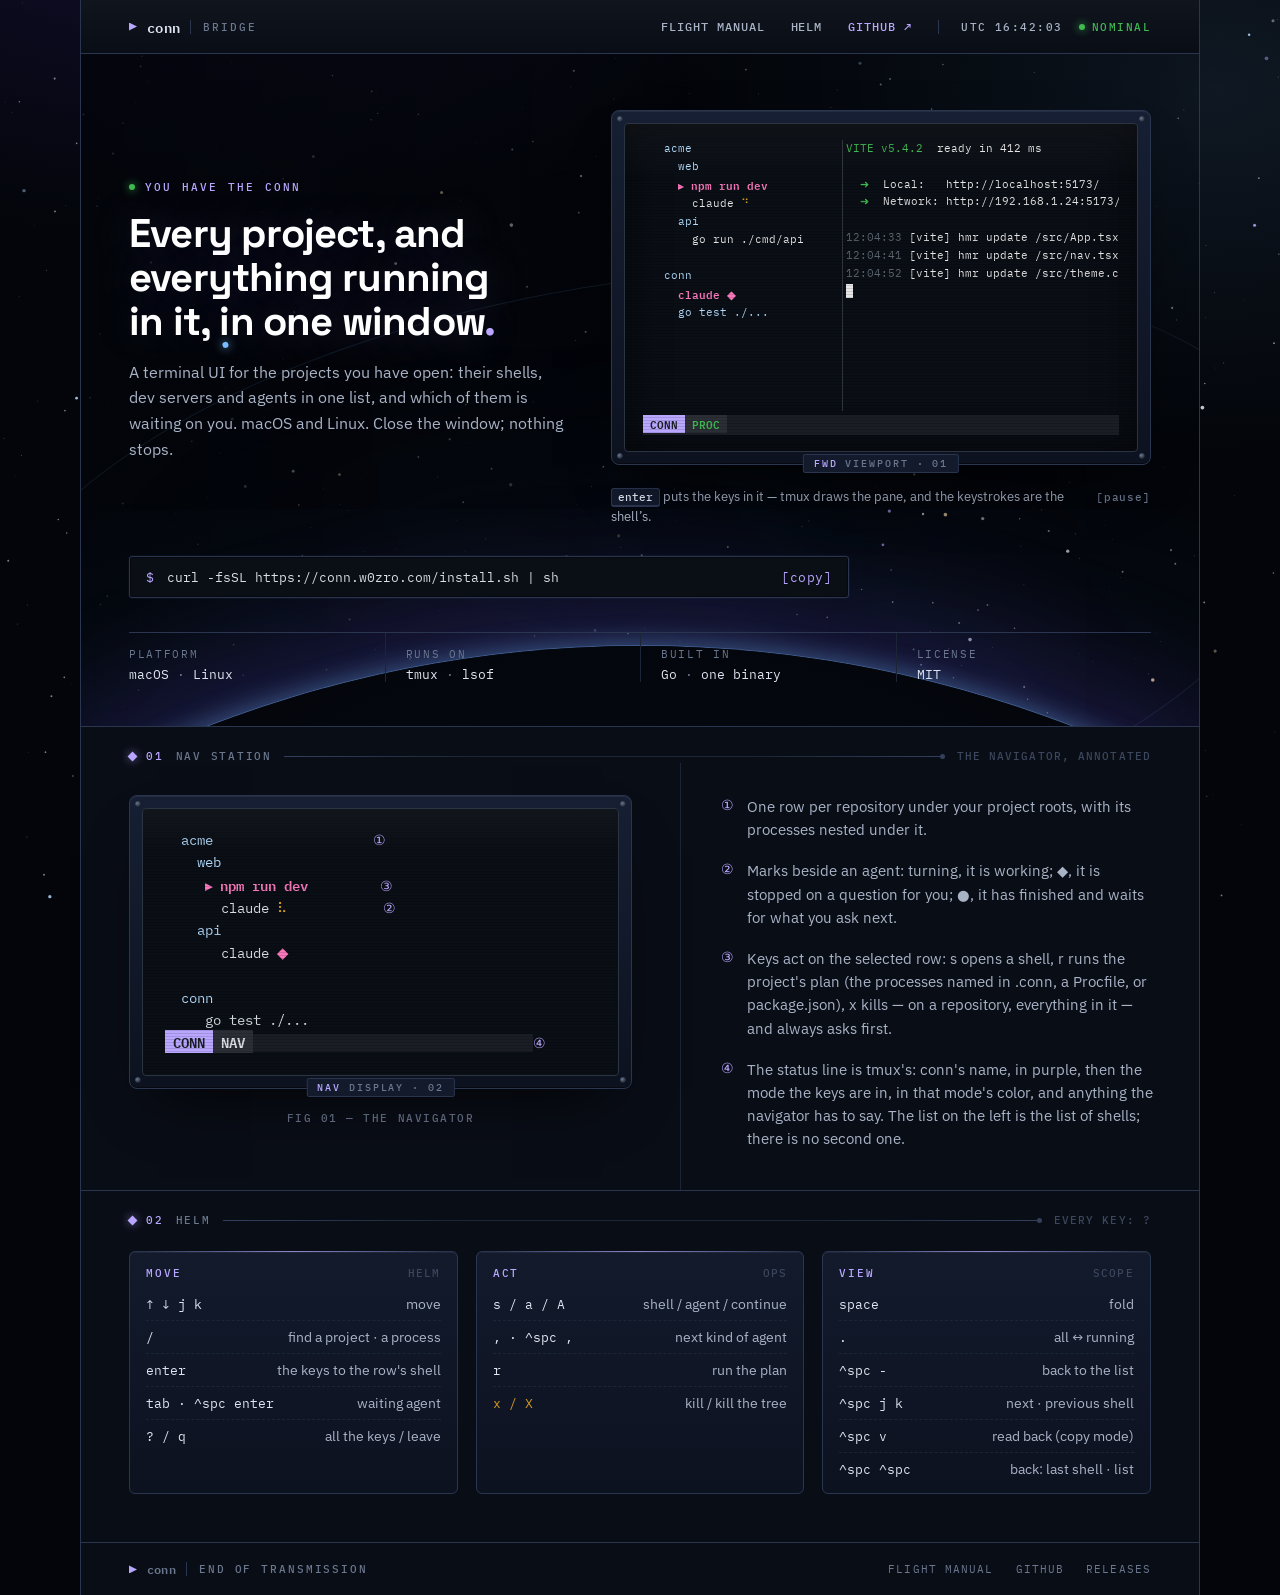
<file: docs/index.html>
<!doctype html>
<html lang="en">
<head>
<meta charset="utf-8">
<meta name="viewport" content="width=device-width, initial-scale=1">
<meta name="color-scheme" content="dark">
<meta name="theme-color" content="#05070c">
<title>conn — a terminal UI for working on projects</title>
<meta name="description" content="A terminal UI for the projects you have open: their shells, dev servers and agents in one list, and which of them is waiting on you. macOS and Linux.">
<meta property="og:title" content="conn">
<meta property="og:description" content="A terminal UI for the projects you have open: their shells, dev servers and agents in one list, and which of them is waiting on you. macOS and Linux.">
<meta property="og:url" content="https://conn.w0zro.com">
<meta property="og:type" content="website">
<meta property="og:site_name" content="conn">
<meta property="og:image" content="https://conn.w0zro.com/og.png">
<meta property="og:image:width" content="1200">
<meta property="og:image:height" content="630">
<meta property="og:image:alt" content="conn: every project, and everything running in it, in one window.">
<meta name="twitter:card" content="summary_large_image">
<link rel="icon" type="image/png" href="/favicon.png">
<link rel="preconnect" href="https://fonts.googleapis.com">
<link rel="preconnect" href="https://fonts.gstatic.com" crossorigin>
<link rel="stylesheet" href="https://fonts.googleapis.com/css2?family=IBM+Plex+Mono:wght@400;500;600&family=IBM+Plex+Sans:ital,wght@0,400;0,500;0,600;1,400&family=Space+Grotesk:wght@500;700&display=swap">
<link rel="stylesheet" href="style.css">
</head>
<body>

<canvas id="space" aria-hidden="true"></canvas>

<div class="sheet">

<header class="nav">
  <a class="brand" href="/"><span class="mark" aria-hidden="true"></span>conn<span class="ident">BRIDGE</span></a>
  <div class="nav-right">
    <nav class="nav-links">
      <a href="guide">flight manual</a>
      <a href="#keys">helm</a>
      <a class="accent" href="https://github.com/w0zro/conn">github ↗</a>
    </nav>
    <div class="telemetry" aria-hidden="true"><span class="clock" data-clock>UTC --:--:--</span><span class="sys">NOMINAL</span></div>
  </div>
</header>

<section class="hero">
  <div class="planet" aria-hidden="true"></div>
  <div class="orbit" aria-hidden="true"></div>
  <div class="hero-grid">
    <div class="hero-copy">
      <p class="eyebrow">You have the conn</p>
      <h1>Every project, and everything running in it, in one window<span class="accent">.</span></h1>
      <p class="sub">A terminal UI for the projects you have open: their shells, dev servers and agents in one list, and which of them is waiting on you. macOS and Linux. Close the window; nothing stops.</p>
    </div>
    <div class="hero-demo">
      <div class="bezel">
      <div class="scr glass" id="demo" role="img" aria-label="conn running: a navigator listing the repositories acme/web, acme/api and conn with the processes under each, beside a pane showing the shell the cursor is on. The keys move the cursor, step into a shell, and jump to the Claude session waiting for an answer.">
        <pre class="scr-nav"></pre>
        <div class="scr-div"></div>
        <pre class="scr-pane"></pre>
        <pre class="scr-status"></pre>
      </div>
      <span class="tick" aria-hidden="true"></span>
      <span class="plate" aria-hidden="true"><b>FWD</b> viewport · 01</span>
      </div>
      <div class="demo-foot">
        <p class="demo-cap"></p>
        <button class="demo-toggle" type="button">[pause]</button>
      </div>
    </div>
  </div>
  <div class="cmd" role="group" aria-label="install command">
    <span class="prompt" aria-hidden="true">$</span>
    <code>curl -fsSL https://conn.w0zro.com/install.sh | sh</code>
    <button class="copy" data-copy="curl -fsSL https://conn.w0zro.com/install.sh | sh">[copy]</button>
  </div>
  <dl class="spec">
    <div><dt class="k">Platform</dt><dd class="v">macOS <span class="dim">·</span> Linux</dd></div>
    <div><dt class="k">Runs on</dt><dd class="v">tmux <span class="dim">·</span> lsof</dd></div>
    <div><dt class="k">Built in</dt><dd class="v">Go <span class="dim">·</span> one binary</dd></div>
    <div><dt class="k">License</dt><dd class="v">MIT</dd></div>
  </dl>
</section>

<section class="figure">
  <div class="rail"><span class="rail-id">01</span><span>Nav station</span><span class="rail-line"></span><span class="rail-tag">THE NAVIGATOR, ANNOTATED</span></div>
  <div class="figure-grid">
  <div class="figure-left">
    <div class="bezel">
    <div class="tui glass" aria-label="the conn navigator: repositories with their processes nested under them">
<pre>  <span class="c-place">acme</span>                    <span class="t-num">①</span>
    <span class="c-place">web</span>
     <span class="t-sel">▸ npm run dev</span>         <span class="t-num">③</span>
       claude <span class="t-run">⠧</span>            <span class="t-num">②</span>
    <span class="c-place">api</span>
       claude <span class="c-urgent">◆</span>

  <span class="c-place">conn</span>
     go test ./...
<span class="chip-brand"> CONN </span><span class="chip-navigate"> NAV </span><span class="wash-navigate">                                   </span><span class="t-num">④</span></pre>
    </div>
    <span class="tick" aria-hidden="true"></span>
    <span class="plate" aria-hidden="true"><b>NAV</b> display · 02</span>
    </div>
    <div class="fig-cap">Fig 01 — the navigator</div>
  </div>
  <div class="figure-notes">
    <div class="note"><span class="marker">①</span><p>One row per repository under your project roots, with its processes nested under it.</p></div>
    <div class="note"><span class="marker">②</span><p>Marks beside an agent: turning, it is working; ◆, it is stopped on a question for you; ●, it has finished and waits for what you ask next.</p></div>
    <div class="note"><span class="marker">③</span><p>Keys act on the selected row: s opens a shell, r runs the project's plan (the processes named in .conn, a Procfile, or package.json), x kills — on a repository, everything in it — and always asks first.</p></div>
    <div class="note"><span class="marker">④</span><p>The status line is tmux's: conn's name, in purple, then the mode the keys are in, in that mode's color, and anything the navigator has to say. The list on the left is the list of shells; there is no second one.</p></div>
  </div>
  </div>
</section>

<section id="keys" class="keys">
  <div class="rail"><span class="rail-id">02</span><span>Helm</span><span class="rail-line"></span><span class="rail-tag">EVERY KEY: ?</span></div>
  <div class="key-grid">
  <div class="cluster">
    <div class="keyhead">MOVE<span class="sub">HELM</span></div>
    <div class="keyrow"><span>↑ ↓ j k</span><span>move</span></div>
    <div class="keyrow"><span>/</span><span>find a project · a process</span></div>
    <div class="keyrow"><span>enter</span><span>the keys to the row's shell</span></div>
    <div class="keyrow"><span>tab · ^spc enter</span><span>waiting agent</span></div>
    <div class="keyrow"><span>? / q</span><span>all the keys / leave</span></div>
  </div>
  <div class="cluster">
    <div class="keyhead">ACT<span class="sub">OPS</span></div>
    <div class="keyrow"><span>s / a / A</span><span>shell / agent / continue</span></div>
    <div class="keyrow"><span>, · ^spc ,</span><span>next kind of agent</span></div>
    <div class="keyrow"><span>r</span><span>run the plan</span></div>
    <div class="keyrow warn"><span>x / X</span><span>kill / kill the tree</span></div>
  </div>
  <div class="cluster">
    <div class="keyhead">VIEW<span class="sub">SCOPE</span></div>
    <div class="keyrow"><span>space</span><span>fold</span></div>
    <div class="keyrow"><span>.</span><span>all ↔ running</span></div>
    <div class="keyrow"><span>^spc -</span><span>back to the list</span></div>
    <div class="keyrow"><span>^spc j k</span><span>next · previous shell</span></div>
    <div class="keyrow"><span>^spc v</span><span>read back (copy mode)</span></div>
    <div class="keyrow"><span>^spc ^spc</span><span>back: last shell · list</span></div>
  </div>
  </div>
</section>

<footer class="footer">
  <span class="brand"><span class="mark" aria-hidden="true"></span>conn<span class="ident">END OF TRANSMISSION</span></span>
  <nav class="foot-links">
    <a href="guide">flight manual</a>
    <a href="https://github.com/w0zro/conn">github</a>
    <a href="https://github.com/w0zro/conn/releases">releases</a>
  </nav>
</footer>

</div>

<script>
// The hero's window: conn drawn the way conn draws itself, stepping through
// the loop the tool is for — read the list, step into a shell, answer the
// agent that is waiting, step back out. The navigator keeps the left the
// whole way; the pane beside it is the shell under the cursor, live, or
// the row's facts when the row has no shell. Every glyph sits in a cell of
// an exact character width, so a font without a box rule or a braille dot
// cannot shift the column beside it.
(() => {
  const scr = document.getElementById('demo');
  if (!scr) return;
  const nav = scr.querySelector('.scr-nav');
  const pane = scr.querySelector('.scr-pane');
  const status = scr.querySelector('.scr-status');
  const cap = document.querySelector('.demo-cap');
  const toggle = document.querySelector('.demo-toggle');

  const ROWS = 16, NAV_W = 28;
  const SPIN = ['⠋','⠙','⠹','⠸','⠼','⠴','⠦','⠧','⠇','⠏'];

  const cell = (n, text, cls) =>
    '<span class="cell ' + (cls || '') + '" style="width:' + n + 'ch">' + text + '</span>';
  const span = (cls, text) => '<span class="' + cls + '">' + text + '</span>';

  // The navigator: a group, its repositories, and the processes under each.
  // A child sits on indent alone; places sit a row apart when there is room.
  const TREE = [
    { pre: '',     label: 'acme' },
    { pre: '  ',   label: 'web' },
    { pre: '    ', label: 'npm run dev' },
    { pre: '    ', label: 'claude', mark: 'spin' },
    { pre: '  ',   label: 'api' },
    { pre: '    ', label: 'go run ./cmd/api' },
    { gap: true },
    { pre: '',     label: 'conn' },
    { pre: '  ',   label: 'claude', mark: 'ask' },
    { pre: '  ',   label: 'go test ./...' },
  ];

  function navRow(i, cursor) {
    const r = TREE[i], sel = i === cursor;
    if (r.gap) return '';
    // A blocked agent lights its whole row until the cursor is on it; the
    // cursor row is bold, and no color is spent on where you are.
    const place = !r.pre || r.pre.length === 2;
    const cls = sel ? 'c-sel' : (r.mark === 'ask' ? 'c-urgent' : (place ? 'c-place' : 'c-fg'));
    let mark = '';
    if (r.mark === 'spin') mark = ' ' + span('c-attn spin', '⠧');
    if (r.mark === 'ask') mark = ' ' + span('c-urgent', '◆');
    return ' ' + r.pre + span(cls, sel ? '▸ ' : '  ') + span(cls, r.label) + mark;
  }

  function navLines(cursor) {
    const lines = [];
    for (let i = 0; i < TREE.length; i++) lines.push(navRow(i, cursor));
    while (lines.length < ROWS) lines.push('');
    return lines;
  }

  // The status line is tmux's: conn's name, which stays, then the mode the
  // keys are in — the navigator, a shell, the prefix while a chord hangs.
  const MODE_WORD = { navigate: 'NAV', proc: 'PROC', prefix: 'PREFIX' };
  function statusLine(mode) {
    return span('chip-brand', ' CONN ') + span('chip-' + mode, ' ' + MODE_WORD[mode] + ' ');
  }

  // The pane. A label and its value line up under the widest label in their
  // group, the way the detail pane lays them out.
  const G = '  ';
  const fld = (label, w, value, cls) =>
    G + span('c-label', label) + ' '.repeat(w - label.length) + G + span(cls || 'c-fg', value);
  const cont = (w, value, cls) => G + ' '.repeat(w) + G + span(cls || 'c-fg', value);

  const PANE_REPO = [
    G + span('c-fg b', 'web'),
    G + span('c-note', '~/projects/acme/web'),
    '',
    fld('branch', 8, 'main', 'c-accent'),
    fld('status', 8, '3 modified', 'c-attn'),
    fld('upstream', 8, 'origin/main  (2 ahead)', 'c-attn'),
    '',
    fld('last commit', 11, '9f21c4c  cache the scan'),
    cont(11, '2 hours ago  by you', 'c-dim'),
    '',
    fld('running', 7, '2 processes', 'c-good'),
    '',
    fld('needs', 5, '● dev   npm run dev', 'c-good'),
    cont(5, '○ test  npm test', 'c-dim'),
    fld('from', 5, '.conn', 'c-dim'),
  ];

  // A shell's screen, in its own colors: it is the shell, whether the keys
  // are in it or at the list.
  const DEV = [
    ['c-good', 'VITE v5.4.2', '  ready in 412 ms'],
    null,
    ['c-good', '  ➜', '  Local:   http://localhost:5173/'],
    ['c-good', '  ➜', '  Network: http://192.168.1.24:5173/'],
    null,
    ['c-dim', '12:04:33', ' [vite] hmr update /src/App.tsx'],
    ['c-dim', '12:04:41', ' [vite] hmr update /src/nav.tsx'],
  ];
  const DEV_MORE = DEV.concat([['c-dim', '12:04:52', ' [vite] hmr update /src/theme.css']]);

  const screen = rows => rows.map(r => r ? span(r[0], r[1]) + span('c-fg', r[2]) : '');

  const CLAUDE = [
    ['c-good', '●', ' Update(view.go)'],
    ['c-dim', '  ⎿', '  Updated view.go with 3 additions'],
    null,
    ['c-good', '●', ' Bash(go test ./...)'],
    ['c-dim', '  ⎿', '  Do you want to run this command?'],
    null,
    ['c-attn', '   ❯ 1. Yes', ''],
    ['c-dim', '     2. No, tell Claude what to do', ''],
  ];

  const cursorLine = line => line + span('c-cur', ' ');

  // The beats: what the cursor is on, what mode the keys are in, what the
  // pane shows, and the sentence under the window that says why.
  const BEATS = [
    { cursor: 1, mode: 'navigate', pane: PANE_REPO, hold: 2400,
      cap: 'The list: every repository under your project roots, and everything running in each.' },
    { cursor: 2, mode: 'navigate', pane: screen(DEV), hold: 1700,
      cap: '<kbd>j</kbd> <kbd>k</kbd> move. The pane beside the list is the shell under the cursor.' },
    { cursor: 2, mode: 'proc', pane: screen(DEV_MORE).concat([cursorLine('')]), hold: 2600,
      cap: '<kbd>enter</kbd> puts the keys in it — tmux draws the pane, and the keystrokes are the shell&rsquo;s.' },
    { cursor: 2, mode: 'prefix', pane: screen(DEV_MORE).concat([cursorLine('')]), hold: 950,
      cap: '<kbd>ctrl-space</kbd> is the one key conn keeps: it reaches conn from any shell.' },
    { cursor: 7, mode: 'proc', pane: screen(CLAUDE), hold: 2900,
      cap: '<kbd>enter</kbd> goes to the agent that is waiting on you — the ◆ in the list.' },
    { cursor: 7, mode: 'navigate', pane: screen(CLAUDE), hold: 2400,
      cap: '<kbd>-</kbd> is back to the list. The agent is still there beside it; nothing stopped along the way.' },
  ];

  // Every beat is the navigator beside its pane: the list keeps the left,
  // and the right is the shell under the cursor or what is known about
  // the row.
  function draw(b) {
    nav.innerHTML = navLines(b.cursor).join('\n');
    const lines = b.pane.slice(0, ROWS);
    while (lines.length < ROWS) lines.push('');
    pane.innerHTML = lines.join('\n');
    status.innerHTML = statusLine(b.mode);
    status.className = 'scr-status wash-' + b.mode;
    cap.innerHTML = b.cap;
  }

  let at = 0, frame = 0, beatTimer = null, spinTimer = null;

  function play() {
    spinTimer = setInterval(() => {
      frame = (frame + 1) % SPIN.length;
      for (const s of nav.querySelectorAll('.spin')) s.textContent = SPIN[frame];
    }, 110);
    const next = () => {
      at = (at + 1) % BEATS.length;
      draw(BEATS[at]);
      beatTimer = setTimeout(next, BEATS[at].hold);
    };
    beatTimer = setTimeout(next, BEATS[at].hold);
  }

  function stop() {
    clearTimeout(beatTimer);
    clearInterval(spinTimer);
    beatTimer = spinTimer = null;
  }

  toggle.addEventListener('click', () => {
    if (beatTimer) { stop(); toggle.textContent = '[play]'; }
    else { play(); toggle.textContent = '[pause]'; }
  });

  draw(BEATS[0]);
  if (matchMedia('(prefers-reduced-motion: reduce)').matches) {
    toggle.textContent = '[play]';
  } else {
    play();
  }
})();
</script>

<script>
for (const b of document.querySelectorAll('.copy')) {
  b.addEventListener('click', async () => {
    try { await navigator.clipboard.writeText(b.dataset.copy); } catch { return; }
    b.textContent = '[copied]';
    setTimeout(() => { b.textContent = '[copy]'; }, 1500);
  });
}
</script>
<script src="space.js"></script>

</body>
</html>
</file>
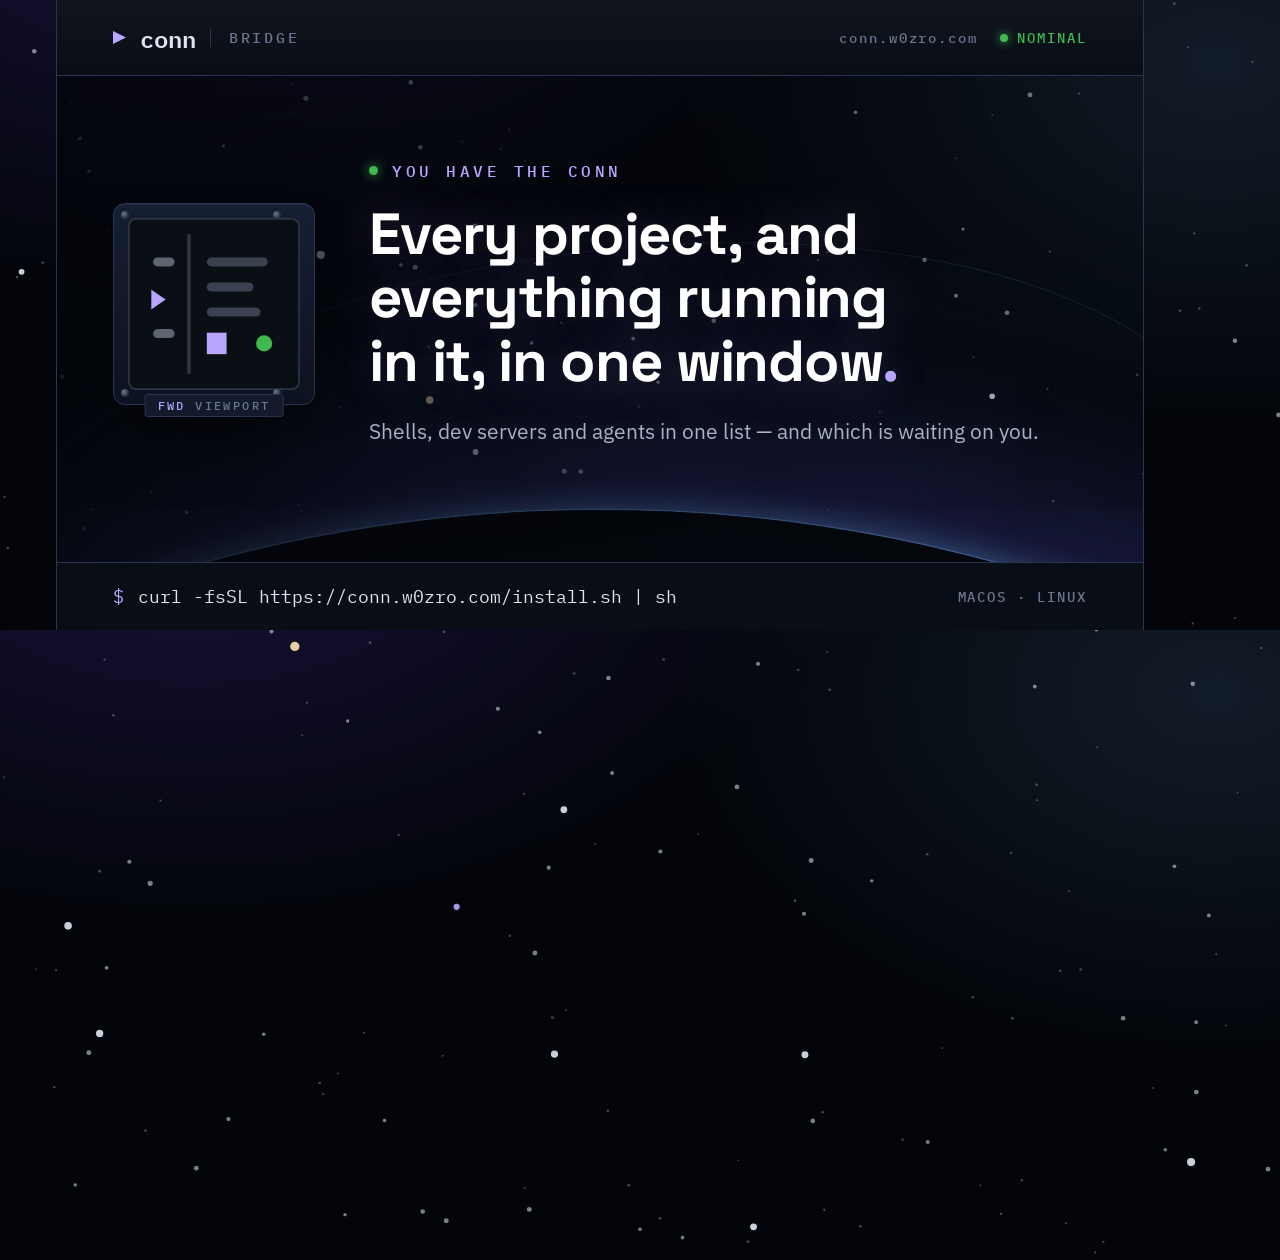
<file: art/og.html>
<!doctype html>
<meta charset="utf-8">
<title>conn — og:image source</title>
<!--
  The source of docs/og.png. 1200x630, the site's own palette and type.
  Render (fonts come off the network, as on the site):

    chrome --headless --hide-scrollbars --force-device-scale-factor=2 \
           --virtual-time-budget=10000 --window-size=1200,630 \
           --screenshot=og-2x.png art/og.html
    magick og-2x.png -resize 1200x630 -strip docs/og.png
-->
<link rel="preconnect" href="https://fonts.googleapis.com">
<link rel="preconnect" href="https://fonts.gstatic.com" crossorigin>
<link rel="stylesheet" href="https://fonts.googleapis.com/css2?family=IBM+Plex+Mono:wght@400;500;600&family=IBM+Plex+Sans:wght@400;500&family=Space+Grotesk:wght@700&display=swap">
<style>
  :root {
    --space: #03050a;
    --hull: #090d16;
    --panel: #0d1220;
    --raised: #121a2c;
    --steel: #161f33;
    --line: #1c2536;
    --line-strong: #2a3650;
    --text: #dfe5f0;
    --text-2: #a9b3c6;
    --muted: #6b778e;
    --brand: #b9a7ff;
    --nav: #79c0ff;
    --good: #3fb950;
    --display: 'Space Grotesk', system-ui, sans-serif;
    --sans: 'IBM Plex Sans', system-ui, sans-serif;
    --mono: 'IBM Plex Mono', ui-monospace, Menlo, monospace;
  }
  * { box-sizing: border-box; margin: 0; }
  body {
    width: 1200px; height: 630px; overflow: hidden; position: relative;
    background: var(--space);
    background-image:
      radial-gradient(1100px 700px at 15% -20%, rgba(90, 63, 217, 0.24), transparent 60%),
      radial-gradient(900px 600px at 95% 10%, rgba(121, 192, 255, 0.12), transparent 60%);
  }
  canvas { position: absolute; inset: 0; }

  /* the site's ship: a hull between two rails, the bridge open to space */
  .sheet {
    position: absolute; inset: 0 56px;
    color: var(--text);
    border-left: 1px solid var(--line-strong); border-right: 1px solid var(--line-strong);
    display: flex; flex-direction: column;
    overflow: hidden;
  }
  .planet {
    position: absolute; left: 50%; top: 100%; width: 3000px; height: 3000px;
    margin-left: -1500px; margin-top: -120px; border-radius: 50%;
    background: radial-gradient(circle at 50% 30%, #101a33 0, #070b16 18%, #03050a 40%);
    box-shadow:
      0 0 0 1.5px rgba(121, 192, 255, 0.3),
      0 -3px 30px 3px rgba(121, 192, 255, 0.4),
      0 -30px 160px 30px rgba(90, 63, 217, 0.3),
      0 -80px 300px 80px rgba(121, 192, 255, 0.1);
  }
  .orbit {
    position: absolute; left: -10%; top: 40%; width: 120%; height: 100%;
    border: 1.5px solid rgba(121, 192, 255, 0.12); border-radius: 50%; transform: rotate(-8deg);
  }
  .orbit::after {
    content: ''; position: absolute; top: -5px; left: 26%; width: 9px; height: 9px; border-radius: 50%;
    background: var(--nav); box-shadow: 0 0 14px var(--nav);
  }

  .nav {
    position: relative;
    display: flex; justify-content: space-between; align-items: center;
    padding: 0 56px; height: 76px; border-bottom: 1px solid var(--line-strong);
    background: linear-gradient(180deg, rgba(255,255,255,0.03), transparent), var(--hull);
  }
  .brand { display: flex; align-items: center; gap: 14px; font: 600 24px var(--mono); }
  .brand .mark { width: 13px; height: 13px; background: var(--brand); clip-path: polygon(0 0, 100% 50%, 0 100%); filter: drop-shadow(0 0 6px rgba(185,167,255,0.8)); }
  .brand .ident {
    font: 500 15px var(--mono); letter-spacing: 0.18em; color: var(--muted);
    padding-left: 18px; border-left: 1px solid var(--line-strong);
  }
  .tele { display: flex; align-items: center; gap: 22px; font: 500 14px var(--mono); letter-spacing: 0.14em; color: var(--muted); }
  .tele .sys { display: inline-flex; align-items: center; gap: 9px; color: var(--good); }
  .tele .sys::before { content: ''; width: 8px; height: 8px; border-radius: 50%; background: var(--good); box-shadow: 0 0 10px var(--good); }

  .hero {
    position: relative; flex: 1; display: flex; align-items: center; gap: 54px; padding: 0 56px 30px;
    background: linear-gradient(90deg, rgba(3,5,10,0.8), rgba(3,5,10,0.45) 48%, rgba(3,5,10,0.1));
  }
  .bezel {
    flex: none; position: relative; padding: 14px; border-radius: 12px;
    border: 1.5px solid var(--line-strong);
    background: linear-gradient(180deg, var(--steel), var(--panel));
    box-shadow: inset 0 1px 0 rgba(255,255,255,0.06), 0 40px 80px -30px rgba(0,0,0,0.9);
  }
  .bezel i, .bezel i::before, .bezel b, .bezel b::before {
    position: absolute; width: 8px; height: 8px; border-radius: 50%; content: '';
    background: radial-gradient(circle at 35% 35%, #6b788f, #222b3d 70%);
  }
  .bezel i { top: 7px; left: 7px; } .bezel i::before { left: 152px; }
  .bezel b { bottom: 7px; left: 7px; } .bezel b::before { left: 152px; }
  .bezel svg { display: block; }
  .plate {
    position: absolute; left: 50%; bottom: -13px; transform: translateX(-50%);
    font: 500 12px var(--mono); letter-spacing: 0.2em; color: var(--muted); white-space: nowrap;
    background: var(--raised); border: 1px solid var(--line-strong); border-radius: 3px; padding: 3px 12px;
  }
  .plate em { color: var(--brand); font-style: normal; }

  .eyebrow {
    display: flex; align-items: center; gap: 14px;
    font: 500 16px var(--mono); letter-spacing: 0.22em; color: var(--brand);
    margin-bottom: 22px;
  }
  .eyebrow::before {
    content: ''; width: 9px; height: 9px; border-radius: 50%;
    background: var(--good); box-shadow: 0 0 12px var(--good);
  }
  h1 {
    font: 700 58px/1.1 var(--display);
    letter-spacing: -0.02em;
    color: #fff;
    text-wrap: balance;
    text-shadow: 0 0 50px rgba(185, 167, 255, 0.3);
  }
  h1 .accent { color: var(--brand); }
  .sub { margin-top: 22px; font: 400 21px/1.5 var(--sans); color: var(--text-2); }

  .foot {
    position: relative;
    display: flex; justify-content: space-between; align-items: center;
    padding: 22px 56px; border-top: 1px solid var(--line-strong); background: var(--hull);
  }
  .cmd { font: 400 18px var(--mono); color: var(--text); }
  .cmd .prompt { color: var(--brand); margin-right: 14px; }
  .plat { font: 500 14px var(--mono); color: var(--muted); letter-spacing: 0.14em; }
</style>

<canvas id="space" width="2400" height="1260"></canvas>

<div class="sheet">
  <div class="planet"></div>
  <div class="orbit"></div>
  <div class="nav">
    <span class="brand"><span class="mark"></span>conn<span class="ident">BRIDGE</span></span>
    <span class="tele"><span>conn.w0zro.com</span><span class="sys">NOMINAL</span></span>
  </div>

  <div class="hero">
    <!-- the app itself: navigator strip, selected row, pane, cursor, a running dot — set in a bezel -->
    <div class="bezel"><i></i><b></b>
      <svg width="172" height="172" viewBox="0 0 96 96" aria-label="conn">
        <rect x="0.5" y="0.5" width="95" height="95" rx="4" fill="#0a0e15" stroke="#2b3441"/>
        <line x1="34" y1="9" x2="34" y2="87" stroke="#30363D" stroke-width="2"/>
        <rect x="14" y="22" width="12" height="5" rx="2.5" fill="#5c6570"/>
        <path d="M 13 40 L 21 45.5 L 13 51 Z" fill="#B9A7FF"/>
        <rect x="14" y="62" width="12" height="5" rx="2.5" fill="#5c6570"/>
        <rect x="44" y="22" width="34" height="5" rx="2.5" fill="#3a4250"/>
        <rect x="44" y="36" width="26" height="5" rx="2.5" fill="#3a4250"/>
        <rect x="44" y="50" width="30" height="5" rx="2.5" fill="#3a4250"/>
        <rect x="44" y="64" width="11" height="12" fill="#B9A7FF"/>
        <circle cx="76" cy="70" r="4.5" fill="#3fb950"/>
      </svg>
      <span class="plate"><em>FWD</em> VIEWPORT</span>
    </div>

    <div>
      <p class="eyebrow">YOU HAVE THE CONN</p>
      <h1>Every project, and everything running in it, in one window<span class="accent">.</span></h1>
      <p class="sub">Shells, dev servers and agents in one list — and which is waiting on you.</p>
    </div>
  </div>

  <div class="foot">
    <span class="cmd"><span class="prompt">$</span>curl -fsSL https://conn.w0zro.com/install.sh | sh</span>
    <span class="plat">MACOS · LINUX</span>
  </div>
</div>

<script>
// The same field the site draws, still, seeded so every render is the same.
(() => {
  const c = document.getElementById('space'), ctx = c.getContext('2d');
  ctx.scale(2, 2);
  let s = 7;
  const rnd = () => { s = (s * 16807) % 2147483647; return (s - 1) / 2147483646; };
  const TINTS = ['#dfe5f0', '#dfe5f0', '#dfe5f0', '#b2daff', '#ffe2b0', '#b9a7ff'];
  for (let i = 0; i < 420; i++) {
    const depth = rnd(), near = depth > 0.9, mid = depth > 0.6;
    ctx.globalAlpha = near ? 0.9 : mid ? 0.55 : 0.3;
    ctx.fillStyle = near ? TINTS[Math.floor(rnd() * TINTS.length)] : '#dfe5f0';
    ctx.beginPath();
    ctx.arc(rnd() * 1200, rnd() * 630, near ? 1.4 + rnd() * 1 : mid ? 0.8 + rnd() * 0.5 : 0.4 + rnd() * 0.3, 0, Math.PI * 2);
    ctx.fill();
  }
})();
</script>
</file>
<file: docs/style.css>
/* conn.w0zro.com — the bridge

   The page is the forward viewport of a ship. Space is drawn behind
   everything: a canvas of stars, streaming slowly, with a planet's limb
   on the hero's horizon. The hull is the panels — bulkhead seams between
   sections, bezels with bolts and plates around the screens — and the
   readouts are in the sixteen colors the navigator draws with, so the
   screen in the hero and the bridge around it are one instrument. */

:root {
  --space: #03050a;
  --hull: #090d16;
  --panel: #0d1220;
  --raised: #121a2c;
  --steel: #161f33;
  --line: #1c2536;
  --line-strong: #2a3650;
  --seam: #33405c;

  --text: #dfe5f0;
  --text-2: #a9b3c6;
  --muted: #6b778e;
  --faint: #3c465c;

  --brand: #b9a7ff;
  --brand-deep: #5a3fd9;
  --nav: #79c0ff;
  --good: #3fb950;
  --attn: #d29922;
  --urgent: #f778ba;

  --term: #0a0e15;
  --term-text: #d8dde6;
  --term-line: #2b3441;

  --radius: 3px;
  --display: 'Space Grotesk', 'IBM Plex Sans', system-ui, sans-serif;
  --sans: 'IBM Plex Sans', system-ui, -apple-system, 'Segoe UI', sans-serif;
  --mono: 'IBM Plex Mono', ui-monospace, SFMono-Regular, Menlo, monospace;
}

* { box-sizing: border-box; }
html { scroll-behavior: smooth; }
body {
  margin: 0;
  background: var(--space);
  color: var(--text);
  font-family: var(--sans);
  -webkit-font-smoothing: antialiased;
  background-image:
    radial-gradient(1100px 700px at 15% -20%, rgba(90, 63, 217, 0.20), transparent 60%),
    radial-gradient(900px 600px at 95% 10%, rgba(121, 192, 255, 0.10), transparent 60%),
    radial-gradient(800px 500px at 50% 110%, rgba(63, 185, 80, 0.06), transparent 60%);
  background-attachment: fixed;
}
a { color: inherit; text-decoration: none; }
a:hover { color: var(--brand); }
.accent { color: var(--brand); }
::selection { background: var(--brand-deep); color: #fff; }

/* Space, behind everything: a canvas the script fills with stars. */
#space {
  position: fixed;
  inset: 0;
  width: 100%;
  height: 100%;
  z-index: 0;
  pointer-events: none;
}

/* The ship: a hull between two rails, running the page's height. Its
   sections are the plating; the hero is the one place the plating opens
   and the viewport looks out. */
.sheet {
  position: relative;
  z-index: 1;
  max-width: 1120px;
  margin: 0 auto;
  border-left: 1px solid var(--line-strong);
  border-right: 1px solid var(--line-strong);
  min-height: 100vh;
  display: flex;
  flex-direction: column;
}
.sheet > * { background: var(--hull); }
/* The viewport: the stars come through, held back behind the copy so the
   words stay legible against them. */
.sheet > .hero {
  background: linear-gradient(90deg, rgba(3, 5, 10, 0.78), rgba(3, 5, 10, 0.45) 48%, rgba(3, 5, 10, 0.12));
}

/* ── seams, plates, bezels ───────────────────────────── */

/* A section's seam: an index, a name, and a bulkhead line running to the
   edge with a rivet at its end. */
.rail {
  display: flex;
  align-items: center;
  gap: 12px;
  font: 500 11px var(--mono);
  letter-spacing: 0.16em;
  color: var(--muted);
  text-transform: uppercase;
}
.rail .rail-id {
  color: var(--brand);
  display: inline-flex;
  align-items: center;
  gap: 10px;
}
.rail .rail-id::before {
  content: '';
  width: 7px; height: 7px;
  background: var(--brand);
  transform: rotate(45deg);
  box-shadow: 0 0 10px rgba(185, 167, 255, 0.6);
}
.rail .rail-line {
  flex: 1;
  height: 1px;
  background: linear-gradient(90deg, var(--seam), var(--line) 30%, var(--line) 70%, var(--seam));
  position: relative;
}
.rail .rail-line::after {
  content: '';
  position: absolute;
  right: 0; top: -2px;
  width: 5px; height: 5px;
  border-radius: 50%;
  background: var(--seam);
}
.rail .rail-tag { color: var(--faint); letter-spacing: 0.1em; }
.rail .rail-tag.warn { color: var(--attn); }

/* A bezel: the frame a screen is set into. Steel, four bolts, and a plate
   with the screen's designation at the foot. */
.bezel {
  position: relative;
  padding: 12px;
  border: 1px solid var(--line-strong);
  border-radius: 8px;
  background: linear-gradient(180deg, var(--steel), var(--panel));
  box-shadow:
    inset 0 1px 0 rgba(255, 255, 255, 0.06),
    inset 0 -1px 0 rgba(0, 0, 0, 0.5),
    0 30px 60px -30px rgba(0, 0, 0, 0.9);
}
.bezel::before, .bezel::after,
.bezel > .tick::before, .bezel > .tick::after {
  content: '';
  position: absolute;
  width: 6px; height: 6px;
  border-radius: 50%;
  background: radial-gradient(circle at 35% 35%, #6b788f, #222b3d 70%);
  box-shadow: inset 0 0 1px rgba(0,0,0,0.8);
  pointer-events: none;
}
.bezel::before { top: 5px; left: 5px; }
.bezel::after { top: 5px; right: 5px; }
.bezel > .tick::before { bottom: 5px; left: 5px; }
.bezel > .tick::after { bottom: 5px; right: 5px; }
.plate {
  position: absolute;
  left: 50%;
  bottom: -9px;
  transform: translateX(-50%);
  font: 500 9.5px var(--mono);
  letter-spacing: 0.2em;
  text-transform: uppercase;
  color: var(--muted);
  background: var(--raised);
  border: 1px solid var(--line-strong);
  border-radius: 2px;
  padding: 2px 10px;
  white-space: nowrap;
}
.plate b { color: var(--brand); font-weight: 500; }

/* A screen wears scanlines, faint, and a glass reflection at its top. */
.glass { position: relative; }
.glass::after {
  content: '';
  position: absolute;
  inset: 0;
  pointer-events: none;
  border-radius: inherit;
  background:
    linear-gradient(180deg, rgba(255,255,255,0.035), transparent 18%),
    repeating-linear-gradient(180deg, rgba(0,0,0,0) 0 2px, rgba(0,0,0,0.13) 2px 3px);
}

/* ── nav ─────────────────────────────────────────────── */

.nav {
  display: flex;
  justify-content: space-between;
  align-items: center;
  padding: 0 48px;
  height: 54px;
  border-bottom: 1px solid var(--line-strong);
  background: linear-gradient(180deg, rgba(255,255,255,0.03), transparent), var(--hull);
}
.nav.sticky {
  position: sticky; top: 0; z-index: 5;
  background: rgba(9, 13, 22, 0.9);
  backdrop-filter: blur(8px);
  -webkit-backdrop-filter: blur(8px);
}
.brand {
  display: inline-flex;
  align-items: center;
  gap: 10px;
  font: 600 14px var(--mono);
  letter-spacing: 0.02em;
}
.brand .mark {
  width: 8px; height: 8px;
  background: var(--brand);
  clip-path: polygon(0 0, 100% 50%, 0 100%);
  filter: drop-shadow(0 0 4px rgba(185,167,255,0.8));
}
.brand .ident {
  font: 500 10.5px var(--mono);
  letter-spacing: 0.18em;
  color: var(--muted);
  padding-left: 12px;
  border-left: 1px solid var(--line-strong);
}
.nav-right { display: flex; align-items: center; gap: 26px; }
.nav-links {
  display: flex;
  gap: 26px;
  font: 500 12px var(--mono);
  letter-spacing: 0.08em;
  text-transform: uppercase;
  color: var(--text-2);
}
.nav-links [aria-current] { color: var(--brand); }

/* The bridge's readouts: ship time, and the state of the systems. */
.telemetry {
  display: flex;
  align-items: center;
  gap: 16px;
  font: 500 10.5px var(--mono);
  letter-spacing: 0.14em;
  color: var(--muted);
  padding-left: 22px;
  border-left: 1px solid var(--line-strong);
}
.telemetry .clock { color: var(--text-2); font-variant-numeric: tabular-nums; }
.telemetry .sys { display: inline-flex; align-items: center; gap: 7px; color: var(--good); }
.telemetry .sys::before {
  content: '';
  width: 6px; height: 6px;
  border-radius: 50%;
  background: var(--good);
  box-shadow: 0 0 8px var(--good);
  animation: beacon 2.4s ease-in-out infinite;
}
@keyframes beacon {
  0%, 100% { opacity: 1; }
  50% { opacity: 0.35; }
}

/* ── command row ─────────────────────────────────────── */

.cmd {
  display: flex;
  align-items: center;
  gap: 13px;
  background: var(--term);
  color: var(--term-text);
  border: 1px solid var(--line-strong);
  border-radius: var(--radius);
  padding: 12px 16px;
  font: 400 12.5px var(--mono);
  box-shadow: inset 0 0 0 1px rgba(0,0,0,0.4), 0 0 0 1px rgba(185,167,255,0.04);
}
.cmd .prompt { color: var(--brand); }
.cmd .dim { color: var(--muted); }
.cmd code {
  flex: 1;
  min-width: 0;
  white-space: nowrap;
  overflow: hidden;
  text-overflow: ellipsis;
  font: inherit;
  background: none;
  padding: 0;
}
.copy {
  background: none;
  border: 0;
  padding: 0;
  font: inherit;
  color: var(--brand);
  cursor: pointer;
  letter-spacing: 0.04em;
}
.copy:hover { color: #fff; }

/* ── landing: hero, the viewport ─────────────────────── */

.hero {
  position: relative;
  padding: 56px 48px 44px;
  border-bottom: 1px solid var(--line-strong);
  overflow: hidden;
  isolation: isolate;
}
/* A planet's limb on the horizon: its night side, a thin lit rim, and the
   haze of an atmosphere above it. */
.planet {
  position: absolute;
  left: 50%;
  top: 100%;
  width: 2400px;
  height: 2400px;
  margin-left: -1200px;
  margin-top: -80px;
  border-radius: 50%;
  background: radial-gradient(circle at 50% 30%, #101a33 0, #070b16 18%, #03050a 40%);
  box-shadow:
    0 0 0 1px rgba(121, 192, 255, 0.25),
    0 -2px 24px 2px rgba(121, 192, 255, 0.35),
    0 -20px 120px 20px rgba(90, 63, 217, 0.25),
    0 -60px 240px 60px rgba(121, 192, 255, 0.08);
  z-index: -1;
  pointer-events: none;
}
/* An orbit, drawn thin across the viewport, with something on it. */
.orbit {
  position: absolute;
  z-index: -1;
  pointer-events: none;
  left: -10%;
  top: 34%;
  width: 120%;
  height: 90%;
  border: 1px solid rgba(121, 192, 255, 0.10);
  border-radius: 50%;
  transform: rotate(-9deg);
}
.orbit::after {
  content: '';
  position: absolute;
  top: -3px; left: 22%;
  width: 6px; height: 6px;
  border-radius: 50%;
  background: var(--nav);
  box-shadow: 0 0 10px var(--nav);
  animation: beacon 3.1s ease-in-out infinite;
}
.eyebrow {
  display: inline-flex;
  align-items: center;
  gap: 10px;
  font: 500 11px var(--mono);
  letter-spacing: 0.2em;
  text-transform: uppercase;
  color: var(--brand);
  margin: 0 0 18px;
}
.eyebrow::before {
  content: '';
  width: 6px; height: 6px;
  border-radius: 50%;
  background: var(--good);
  box-shadow: 0 0 8px var(--good);
  animation: beacon 2.4s ease-in-out infinite;
}
.hero h1 {
  font: 700 40px/1.1 var(--display);
  letter-spacing: -0.02em;
  max-width: 560px;
  margin: 0;
  color: #fff;
  text-wrap: balance;
  text-shadow: 0 0 40px rgba(185, 167, 255, 0.25);
}
.hero .sub {
  font-size: 15.5px;
  line-height: 1.65;
  color: var(--text-2);
  max-width: 520px;
  margin: 16px 0 0;
}
.hero .cmd { max-width: 720px; margin-top: 30px; }

/* The datasheet under the viewport: what the instrument is rated for. */
.spec {
  display: grid;
  grid-template-columns: repeat(4, 1fr);
  border-top: 1px solid var(--line-strong);
  margin: 34px 0 0;
  font-family: var(--mono);
}
.spec > div { padding: 14px 0 0; }
.spec > div + div { padding-left: 20px; border-left: 1px solid var(--line); }
.spec dt, .spec dd { margin: 0; }
.spec .k {
  font-size: 10.5px;
  letter-spacing: 0.16em;
  text-transform: uppercase;
  color: var(--muted);
  margin-bottom: 5px;
}
.spec .v { font-size: 12.5px; color: var(--text); }
.spec .v .dim { color: var(--muted); }

/* ── landing: annotated figure ───────────────────────── */

.figure { border-bottom: 1px solid var(--line-strong); }
.figure .rail { padding: 22px 48px 0; }
.figure-grid {
  display: grid;
  grid-template-columns: 600px 1fr;
}
.figure-left { padding: 32px 48px 44px; border-right: 1px solid var(--line); }
.tui {
  background: var(--term);
  padding: 20px 22px;
  border-radius: 4px;
  border: 1px solid var(--term-line);
  overflow-x: auto;
}
.tui pre { margin: 0; font: 400 13.5px/1.65 var(--mono); color: var(--term-text); }
.t-num { color: var(--brand); }
.t-sel { color: var(--urgent); font-weight: 600; }
.t-run { color: var(--attn); }
.t-dim { color: #5c6570; }
.t-hint { color: #6b778e; }
.fig-cap {
  font: 500 11px var(--mono);
  letter-spacing: 0.14em;
  text-transform: uppercase;
  color: var(--muted);
  margin-top: 22px;
  text-align: center;
}
.figure-notes {
  padding: 32px 40px 40px;
  display: flex;
  flex-direction: column;
  justify-content: center;
  gap: 18px;
}
.note { display: flex; gap: 13px; }
.note .marker {
  color: var(--brand);
  font: 400 14px var(--mono);
  flex: none;
  padding-top: 1px;
}
.note p { font-size: 14.5px; color: var(--text-2); line-height: 1.6; margin: 0; }

/* ── landing: keys, the helm ─────────────────────────── */

.keys { padding: 22px 48px 48px; border-bottom: 1px solid var(--line-strong); }
.keys .rail { margin-bottom: 24px; }
.key-grid {
  display: grid;
  grid-template-columns: 1fr 1fr 1fr;
  gap: 18px;
  font: 400 13px var(--mono);
}
.cluster {
  background: linear-gradient(180deg, var(--raised), var(--panel));
  border: 1px solid var(--line-strong);
  border-radius: 6px;
  padding: 14px 16px 8px;
  position: relative;
  box-shadow: inset 0 1px 0 rgba(255,255,255,0.05);
}
.cluster::before {
  content: '';
  position: absolute;
  top: -1px; left: 16px; right: 16px;
  height: 1px;
  background: linear-gradient(90deg, transparent, var(--brand), transparent);
  opacity: 0.7;
}
.keyhead {
  display: flex;
  justify-content: space-between;
  color: var(--brand);
  letter-spacing: 0.18em;
  font-size: 10.5px;
  font-weight: 500;
  margin-bottom: 8px;
}
.keyhead .sub { color: var(--faint); letter-spacing: 0.12em; }
.keyrow {
  display: flex;
  justify-content: space-between;
  align-items: baseline;
  gap: 14px;
  padding: 7px 0;
  border-bottom: 1px dashed var(--line);
}
.keyrow:last-child { border-bottom: 0; }
.keyrow span:first-child { color: var(--text); white-space: nowrap; }
.keyrow span:last-child { color: var(--text-2); font-family: var(--sans); font-size: 13.5px; text-align: right; }
.keyrow.warn span:first-child { color: var(--attn); }

/* ── footer ──────────────────────────────────────────── */

.footer {
  display: flex;
  justify-content: space-between;
  align-items: center;
  padding: 16px 48px;
  margin-top: auto;
  font: 400 11px var(--mono);
  letter-spacing: 0.1em;
  text-transform: uppercase;
  color: var(--muted);
}
.footer.rule-top { border-top: 1px solid var(--line-strong); }
.footer .brand { font-size: 12px; text-transform: none; letter-spacing: 0.02em; }
.footer .brand .ident { text-transform: uppercase; }
.foot-links { display: flex; gap: 22px; }

/* ── guide: shell ────────────────────────────────────── */

.guide {
  display: grid;
  grid-template-columns: 250px minmax(0, 1fr);
  align-items: start;
}
.toc {
  position: sticky;
  top: 54px;
  align-self: start;
  padding: 36px 20px 40px 48px;
  font: 400 13px/1.5 var(--mono);
  border-right: 1px solid var(--line);
  max-height: calc(100vh - 54px);
  overflow-y: auto;
}
.toc-head {
  color: var(--brand);
  letter-spacing: 0.18em;
  font-size: 10.5px;
  font-weight: 500;
  margin-bottom: 16px;
}
.toc-list { display: flex; flex-direction: column; gap: 2px; }
.toc-list a {
  display: flex;
  gap: 12px;
  padding: 6px 10px 6px 12px;
  margin-left: -12px;
  border-left: 1px solid transparent;
  color: var(--text-2);
  border-radius: 0 var(--radius) var(--radius) 0;
}
.toc-list a:hover { color: var(--text); background: var(--panel); }
.toc-list a.on { color: var(--text); border-left-color: var(--brand); background: var(--panel); }
.toc .sec { color: var(--faint); font-size: 11px; letter-spacing: 0.08em; padding-top: 1px; }
.toc-list a.on .sec { color: var(--brand); }

/* ── guide: content ──────────────────────────────────── */

.doc { padding: 44px 56px 64px; max-width: 760px; min-width: 0; }
.doc h1 { font: 700 40px/1.1 var(--display); letter-spacing: -0.025em; margin: 0 0 8px; color: #fff; }
.doc .intro { font-size: 16px; color: var(--text-2); margin: 0 0 8px; }
.doc section { margin-top: 44px; }
.doc section:first-of-type { margin-top: 40px; }
.doc section .rail { margin-bottom: 14px; }
.doc h2 { font: 700 24px/1.2 var(--display); letter-spacing: -0.015em; margin: 0 0 14px; color: #fff; }
.doc h3 {
  font: 600 12px var(--mono);
  letter-spacing: 0.14em;
  text-transform: uppercase;
  color: var(--nav);
  margin: 22px 0 8px;
}
.doc p { font-size: 15px; line-height: 1.72; color: var(--text-2); margin: 0 0 12px; }
.doc p b { color: var(--text); font-weight: 600; }
.doc section > :last-child { margin-bottom: 0; }
.doc code { font-family: var(--mono); font-size: 13px; color: var(--text); }
.doc code.chip {
  background: var(--raised);
  border: 1px solid var(--line);
  border-radius: 3px;
  padding: 1px 5px;
  font-size: 12.5px;
}
.doc .cmd { margin: 14px 0; }
.doc .cmd.lead { margin: 0 0 14px; }
.doc .cmd.flush { margin: 0; }
.doc .cmd code { font: inherit; color: inherit; }

/* code blocks */
.code-cap {
  display: inline-block;
  font: 500 10.5px var(--mono);
  letter-spacing: 0.14em;
  text-transform: uppercase;
  color: var(--muted);
  background: var(--panel);
  border: 1px solid var(--term-line);
  border-bottom: 0;
  border-radius: var(--radius) var(--radius) 0 0;
  padding: 5px 10px 4px;
}
.codeblock {
  background: var(--term);
  border: 1px solid var(--term-line);
  padding: 14px 18px;
  margin-bottom: 14px;
  border-radius: 0 var(--radius) var(--radius) var(--radius);
  overflow-x: auto;
}
.codeblock pre { margin: 0; font: 400 13px/1.7 var(--mono); color: var(--term-text); }
.t-key { color: var(--brand); }
.t-str { color: #a3c9a8; }

/* definition tables */
.def { font: 400 13px var(--mono); margin: 0 0 12px; }
.def-row {
  display: flex;
  gap: 18px;
  padding: 7px 0;
  border-bottom: 1px dashed var(--line);
}
.def-row:last-child { border-bottom: 0; }
.def .term { flex: none; color: var(--text); }
.def .term.w60 { width: 60px; }
.def .term.w170 { width: 170px; }
.def .desc { color: var(--text-2); font-family: var(--sans); font-size: 14px; }
.warn { color: var(--attn); }
.muted { color: var(--muted); }

/* config field table */
.fields {
  font-size: 14px;
  background: var(--panel);
  border: 1px solid var(--line);
  border-radius: var(--radius);
  padding: 0 16px;
}
.fields-head, .fields-row {
  display: grid;
  grid-template-columns: 150px 130px 1fr;
  gap: 14px;
}
.fields-head {
  padding: 10px 0 8px;
  border-bottom: 1px solid var(--line-strong);
  font: 500 10.5px var(--mono);
  color: var(--muted);
  letter-spacing: 0.14em;
}
.fields-row { padding: 9px 0; border-bottom: 1px dashed var(--line); }
.fields-row:last-child { border-bottom: 0; }
.fields-row .f-name { font: 400 13px var(--mono); color: var(--nav); }
.fields-row .f-default { font: 400 12.5px var(--mono); color: var(--muted); }
.fields-row .f-desc { color: var(--text-2); line-height: 1.55; }
.fields-row .f-desc b { color: var(--text); }

/* spacing overrides */
.doc .mb0 { margin-bottom: 0; }
.doc .mb8 { margin-bottom: 8px; }
.doc .mb10 { margin-bottom: 10px; }
.doc .mb14 { margin-bottom: 14px; }
.doc .mb16 { margin-bottom: 16px; }

/* ── landing: hero demo ──────────────────────────────── */

.hero-grid {
  display: grid;
  grid-template-columns: minmax(0, 1fr) minmax(0, 540px);
  gap: 48px;
  align-items: center;
}
.hero-grid h1 { max-width: none; }
.hero-grid .sub { max-width: none; }
.hero-copy > :first-child { margin-top: 0; }

/* the window: conn's two columns, drawn the way conn draws them */
.scr {
  background: var(--term);
  color: #E6E6E6;
  padding: 16px 18px;
  display: grid;
  grid-template-columns: 28ch 1ch minmax(0, 1fr);
  font: 400 11px/1.62 var(--mono);
  border-radius: 4px;
  border: 1px solid var(--term-line);
  overflow: hidden;
  box-shadow: inset 0 0 40px rgba(0,0,0,0.6);
}
.scr pre {
  margin: 0;
  font: inherit;
  white-space: pre;
  overflow: hidden;
}
.scr .cell { display: inline-block; overflow: hidden; vertical-align: bottom; }
.scr .scr-div { width: 1px; justify-self: center; background: #30363D; }
.scr .scr-status { grid-column: 1 / -1; margin-top: 4px; white-space: pre; overflow: hidden; }
.scr .b { font-weight: 600; }

.c-fg     { color: #E6E6E6; }
.c-dim    { color: #5C6570; }
.c-label  { color: #8B949E; }
.c-rule   { color: #30363D; }
.c-sel    { color: #F778BA; font-weight: 600; }
.c-accent { color: #79C0FF; }
.c-good   { color: #3FB950; }
.c-attn   { color: #D29922; }
.c-urgent { color: #F778BA; font-weight: 600; }
.c-note   { color: #5C6570; font-style: italic; }
.c-place  { color: #B2DAFB; }
/* The status line: conn's name on a purple ground, then a mode chip in
   its color on a ground two steps off the terminal's, butted against it,
   the rest of the line washed one step off — one wash for every mode,
   the chips alone carrying the color, the way tmux draws it. The
   navigator is in ink: home is not a state. */
.chip-brand { color: #1A1E24; background: #B9A7FF; font-weight: 600; }
.chip-navigate { color: var(--term-text); background: #2B2F35; font-weight: 600; }
.chip-proc { color: #3FB950; background: #2B2F35; font-weight: 600; }
.chip-prefix { color: #D29922; background: #2B2F35; font-weight: 600; }
.wash-navigate, .wash-proc, .wash-prefix { background: #1A1E24; }

.c-cur    { background: #E6E6E6; color: var(--term); }

.demo-foot {
  display: flex;
  justify-content: space-between;
  align-items: baseline;
  gap: 18px;
  margin-top: 22px;
}
.demo-cap {
  font-size: 13px;
  line-height: 1.5;
  color: var(--text-2);
  margin: 0;
}
.demo-cap kbd {
  font: 500 11px var(--mono);
  background: var(--raised);
  color: var(--text);
  padding: 1px 6px;
  border: 1px solid var(--line-strong);
  border-bottom-width: 2px;
  border-radius: 3px;
  animation: keyflash 620ms ease-out;
}
@keyframes keyflash {
  from { background: var(--brand); color: var(--space); border-color: var(--brand); }
  to   { background: var(--raised); color: var(--text); border-color: var(--line-strong); }
}
.demo-toggle {
  flex: none;
  background: none;
  border: 0;
  padding: 0;
  font: 500 11px var(--mono);
  letter-spacing: 0.08em;
  color: var(--muted);
  cursor: pointer;
}
.demo-toggle:hover { color: var(--brand); }

@media (prefers-reduced-motion: reduce) {
  .demo-cap kbd { animation: none; }
  .eyebrow::before, .telemetry .sys::before, .orbit::after { animation: none; }
}

/* ── responsive ──────────────────────────────────────── */

/* The window sits beside the copy only where both have room; under that it
   takes the hull's full width, which is where the pane reads best anyway. */
@media (max-width: 1099px) {
  .hero-grid { grid-template-columns: minmax(0, 1fr); gap: 34px; }
  .figure-grid { grid-template-columns: minmax(0, 1fr); }
  .figure-left { border-right: 0; border-bottom: 1px solid var(--line); }
  .figure-notes { padding-top: 28px; }
  .telemetry { display: none; }
}
@media (max-width: 860px) {
  .guide { grid-template-columns: minmax(0, 1fr); }
  .toc {
    position: static;
    max-height: none;
    padding: 20px 24px;
    border-right: 0;
    border-bottom: 1px solid var(--line);
  }
  .toc-list { flex-direction: row; flex-wrap: wrap; gap: 4px 6px; }
  .toc-list a { margin-left: 0; border-left: 0; border: 1px solid var(--line); padding: 5px 10px; border-radius: var(--radius); }
  .toc-list a.on { border-color: var(--brand); }
  .doc { padding: 32px 24px 48px; }
  .key-grid { grid-template-columns: 1fr; }
  .spec { grid-template-columns: 1fr 1fr; }
  .spec > div:nth-child(odd) { padding-left: 0; border-left: 0; }
  .fields { padding: 0 12px; }
  .fields-head, .fields-row { grid-template-columns: 120px 90px 1fr; gap: 10px; }
  .nav, .hero, .figure .rail, .figure-left, .keys, .footer { padding-left: 24px; padding-right: 24px; }
  .figure-notes { padding-left: 24px; padding-right: 24px; }
}
@media (max-width: 700px) {
  .scr { grid-template-columns: 28ch; font-size: 12px; }
  .scr-div, .scr-pane { display: none; }
  .hero h1 { font-size: 30px; }
  .brand .ident { display: none; }
  .nav-links { gap: 16px; }
  .fields-head { display: none; }
  .fields-row { grid-template-columns: 1fr; gap: 3px; }
  .plate { display: none; }
}
</file>
